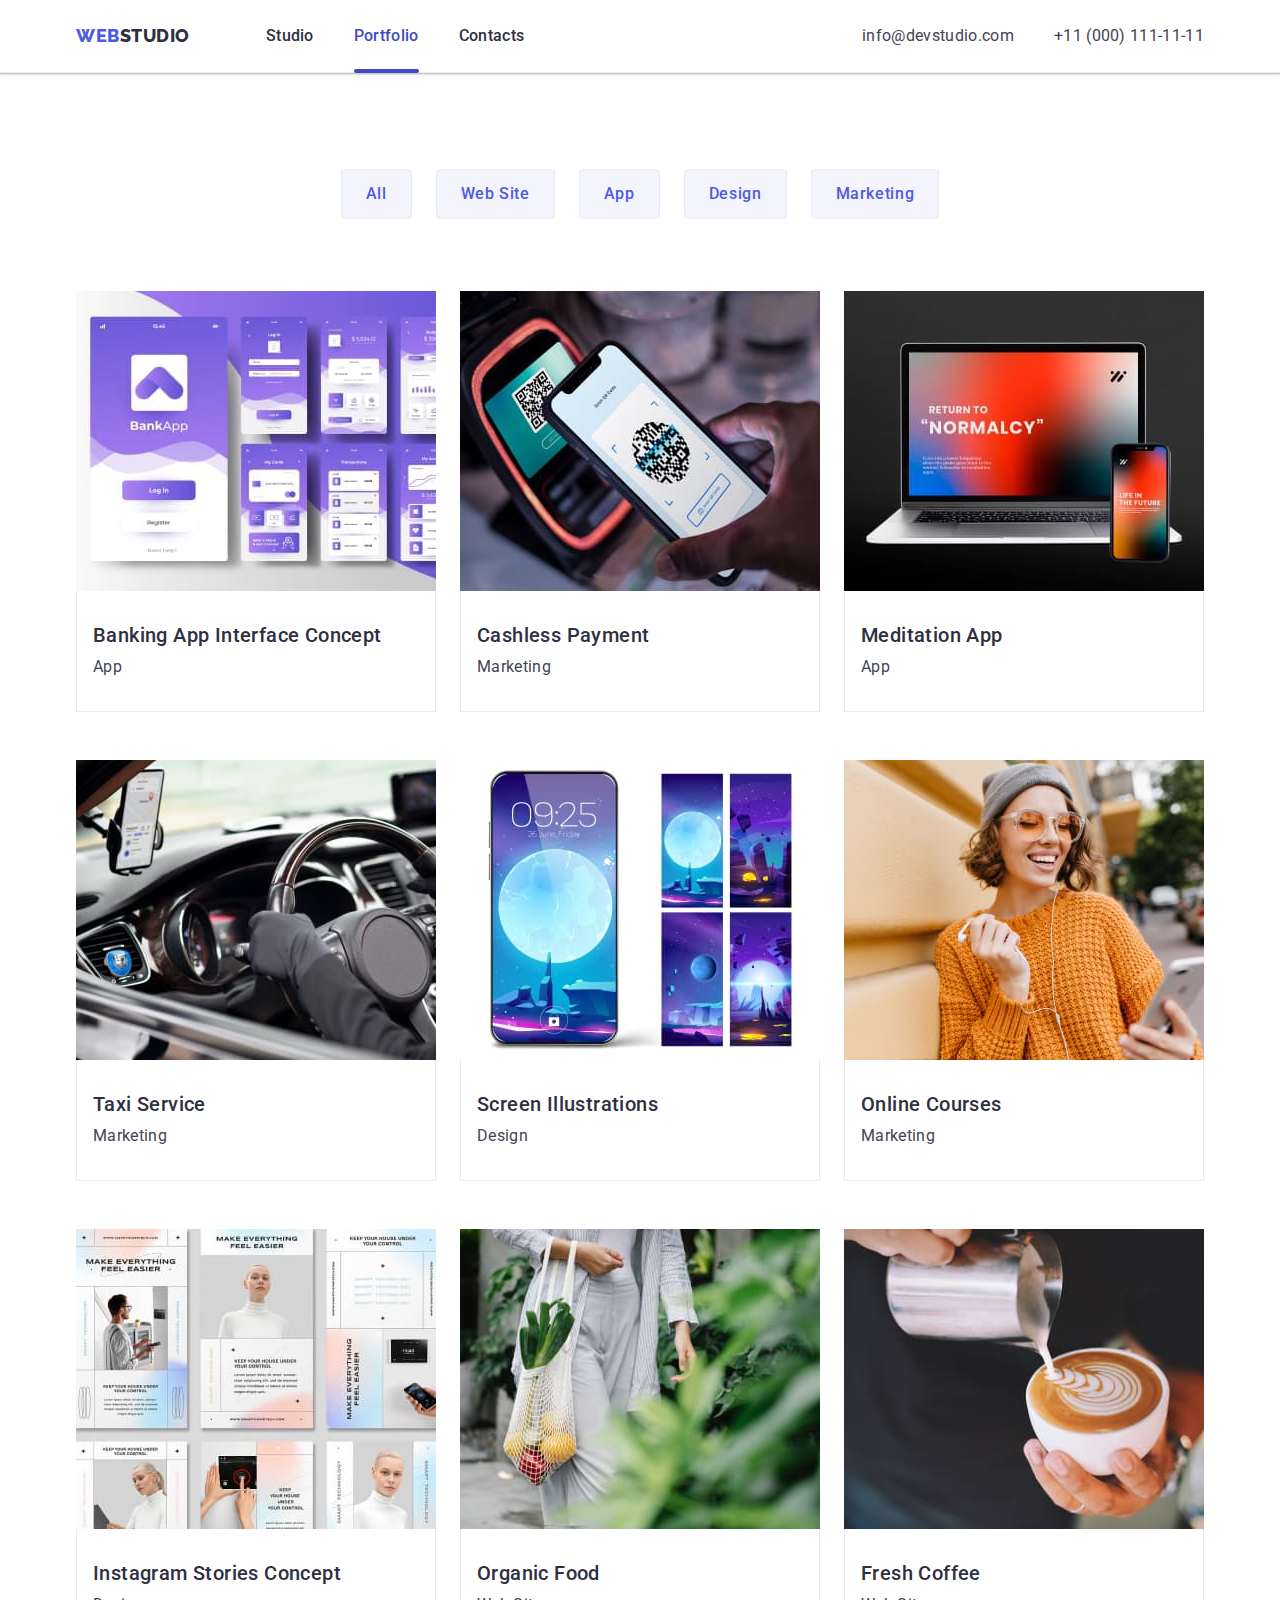
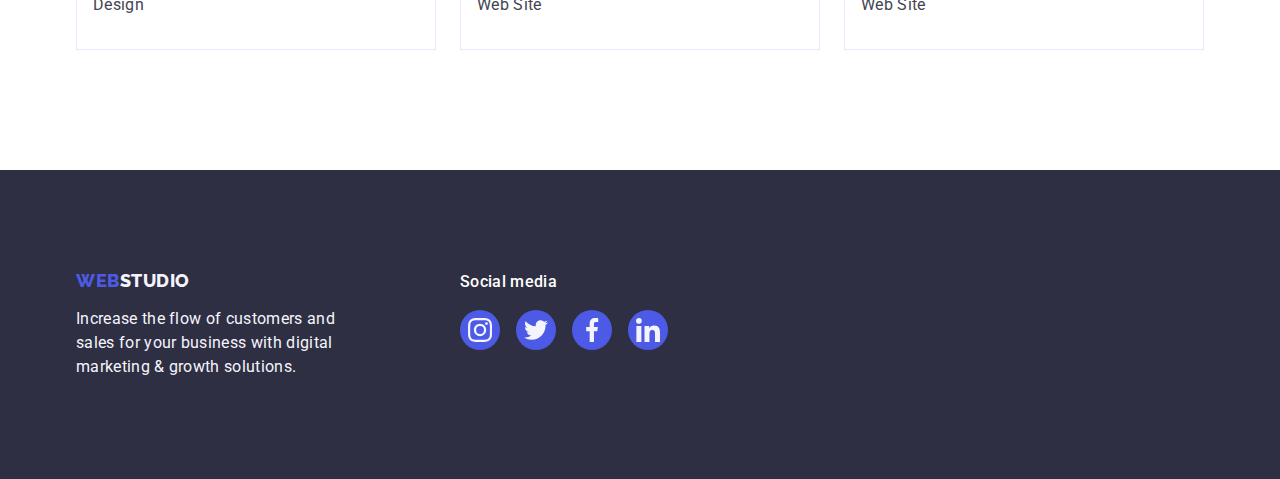
<file: portfolio.html>
<!DOCTYPE html>
<html lang="en">
  <head>
    <meta charset="UTF-8" />
    <meta name="viewport" content="width=device-width, initial-scale=1.0" />
    <!-- name tab in browser-->
    <title>Portfolio</title>
    <!-- modern-normalize -->
    <link
      rel="stylesheet"
      href="https://cdn.jsdelivr.net/npm/modern-normalize@2.0.0/modern-normalize.min.css"
    />
    <!-- fonts -->
    <link rel="preconnect" href="https://fonts.googleapis.com" />
    <link rel="preconnect" href="https://fonts.gstatic.com" crossorigin />
    <link
      href="https://fonts.googleapis.com/css2?family=Raleway:wght@800&family=Roboto:wght@400;500;700;900&display=swap"
      rel="stylesheet"
    />
    <!-- stylesheet -->
    <link rel="stylesheet" href="./css/styles.css" />
  </head>
  <!-- body -->
  <body>
    <!-- header -->
    <header class="page-header">
      <!-- navigation -->
      <div class="container page-header-container">
        <nav class="nav">
          <a class="link logo" href="./index.html"
            >Web<span class="accent-logo">Studio</span></a
          >
          <ul class="nav-list list">
            <li class="nav-list-item">
              <a class="nav-list-link link" href="./index.html">Studio</a>
            </li>
            <li class="nav-list-item">
              <a class="nav-list-link current link" href="./portfolio.html"
                >Portfolio</a
              >
            </li>
            <li class="nav-list-item">
              <a class="nav-list-link link" href="">Contacts</a>
            </li>
          </ul>
        </nav>
        <!-- adress -->
        <address class="contacts-adress">
          <ul class="contact-list list">
            <li class="contact-list-item">
              <a class="contact-list-link link" href="mailto:info@devstudio.com"
                >info@devstudio.com</a
              >
            </li>
            <li class="contact-list-item">
              <a class="contact-list-link link" href="tel:+110001111111"
                >+11 (000) 111-11-11</a
              >
            </li>
          </ul>
        </address>
      </div>
    </header>
    <!-- main content -->
    <main>
      <section class="section main-section">
        <div class="container">
          <h1 class="visually-hidden">Filtrs</h1>
          <ul class="list filtr-list">
            <li class="filtr-list-item">
              <button class="filtr-button" type="button">All</button>
            </li>
            <li class="filtr-list-item">
              <button class="filtr-button" type="button">Web Site</button>
            </li>
            <li class="filtr-list-item">
              <button class="filtr-button" type="button">App</button>
            </li>
            <li class="filtr-list-item">
              <button class="filtr-button" type="button">Design</button>
            </li>
            <li class="filtr-list-item">
              <button class="filtr-button" type="button">Marketing</button>
            </li>
          </ul>
          <ul class="list products-list">
            <li class="products-list-item">
              <a class="products-list-link link" href="">
                <div class="products-list-box">
                  <img
                    src="./images/img-card1.jpg"
                    alt="design app"
                    width="360"
                    height="300"
                  />
                  <p class="overlay">
                    14 Stylish and User-Friendly App Design Concepts · Task
                    Manager App · Calorie Tracker App · Exotic Fruit Ecommerce
                    App · Cloud Storage App
                  </p>
                </div>
                <div class="product-wrapper">
                  <h2 class="products-list-title">
                    Banking App Interface Concept
                  </h2>
                  <p class="products-list-desc">App</p>
                </div>
              </a>
            </li>
            <li class="products-list-item">
              <a href="" class="products-list-link link">
                <div class="products-list-box">
                  <img
                    src="./images/img-card2.jpg"
                    alt="scan qr"
                    width="360"
                    height="300"
                  />
                  <p class="overlay">
                    14 Stylish and User-Friendly App Design Concepts · Task
                    Manager App · Calorie Tracker App · Exotic Fruit Ecommerce
                    App · Cloud Storage App
                  </p>
                </div>
                <div class="product-wrapper">
                  <h2 class="products-list-title">Cashless Payment</h2>
                  <p class="products-list-desc">Marketing</p>
                </div>
              </a>
            </li>
            <li class="products-list-item">
              <a href="" class="products-list-link link">
                <div class="products-list-box">
                  <img
                    src="./images/img-card3.jpg"
                    alt="adaptation app"
                    width="360"
                    height="300"
                  />
                  <p class="overlay">
                    14 Stylish and User-Friendly App Design Concepts · Task
                    Manager App · Calorie Tracker App · Exotic Fruit Ecommerce
                    App · Cloud Storage App
                  </p>
                </div>
                <div class="product-wrapper">
                  <h2 class="products-list-title">Meditation App</h2>
                  <p class="products-list-desc">App</p>
                </div>
              </a>
              <a href="" class="products-list-link"></a>
            </li>

            <li class="products-list-item">
              <a href="" class="products-list-link link">
                <div class="products-list-box">
                  <img
                    src="./images/img-card4.jpg"
                    alt="taxi app"
                    width="360"
                    height="300"
                  />
                  <p class="overlay">
                    14 Stylish and User-Friendly App Design Concepts · Task
                    Manager App · Calorie Tracker App · Exotic Fruit Ecommerce
                    App · Cloud Storage App
                  </p>
                </div>
                <div class="product-wrapper">
                  <h2 class="products-list-title">Taxi Service</h2>
                  <p class="products-list-desc">Marketing</p>
                </div>
              </a>
            </li>
            <li class="products-list-item">
              <a href="" class="products-list-link link">
                <div class="products-list-box">
                  <img
                    src="./images/img-card5.jpg"
                    alt="desing phone"
                    width="360"
                    height="300"
                  />
                  <p class="overlay">
                    14 Stylish and User-Friendly App Design Concepts · Task
                    Manager App · Calorie Tracker App · Exotic Fruit Ecommerce
                    App · Cloud Storage App
                  </p>
                </div>
                <div class="product-wrapper">
                  <h2 class="products-list-title">Screen Illustrations</h2>
                  <p class="products-list-desc">Design</p>
                </div>
              </a>
            </li>
            <li class="products-list-item">
              <a href="" class="products-list-link link">
                <div class="products-list-box">
                  <img
                    src="./images/img-card6.jpg"
                    alt="online courses"
                    width="360"
                    height="300"
                  />
                  <p class="overlay">
                    14 Stylish and User-Friendly App Design Concepts · Task
                    Manager App · Calorie Tracker App · Exotic Fruit Ecommerce
                    App · Cloud Storage App
                  </p>
                </div>
                <div class="product-wrapper">
                  <h2 class="products-list-title">Online Courses</h2>
                  <p class="products-list-desc">Marketing</p>
                </div>
              </a>
            </li>
            <li class="products-list-item">
              <a href="" class="products-list-link link">
                <div class="products-list-box">
                  <img
                    src="./images/img-card7.jpg"
                    alt="instagram desing"
                    width="360"
                    height="300"
                  />
                  <p class="overlay">
                    14 Stylish and User-Friendly App Design Concepts · Task
                    Manager App · Calorie Tracker App · Exotic Fruit Ecommerce
                    App · Cloud Storage App
                  </p>
                </div>
                <div class="product-wrapper">
                  <h2 class="products-list-title">Instagram Stories Concept</h2>
                  <p class="products-list-desc">Design</p>
                </div>
              </a>
            </li>
            <li class="products-list-item">
              <a href="" class="products-list-link link">
                <div class="products-list-box">
                  <img
                    src="./images/img-card8.jpg"
                    alt="desing website food"
                    width="360"
                    height="300"
                  />
                  <p class="overlay">
                    14 Stylish and User-Friendly App Design Concepts · Task
                    Manager App · Calorie Tracker App · Exotic Fruit Ecommerce
                    App · Cloud Storage App
                  </p>
                </div>
                <div class="product-wrapper">
                  <h2 class="products-list-title">Organic Food</h2>
                  <p class="products-list-desc">Web Site</p>
                </div>
              </a>
            </li>
            <li class="products-list-item">
              <a href="" class="products-list-link link">
                <div class="products-list-box">
                  <img
                    src="./images/img-card9.jpg"
                    alt="desing website coffe"
                    width="360"
                    height="300"
                  />
                  <p class="overlay">
                    14 Stylish and User-Friendly App Design Concepts · Task
                    Manager App · Calorie Tracker App · Exotic Fruit Ecommerce
                    App · Cloud Storage App
                  </p>
                </div>
                <div class="product-wrapper">
                  <h2 class="products-list-title">Fresh Coffee</h2>
                  <p class="products-list-desc">Web Site</p>
                </div>
              </a>
            </li>
          </ul>
        </div>
      </section>
    </main>
    <!-- footer -->
    <footer class="footer">
      <div class="container footer-container">
        <div class="footer-logo-wrapper">
          <a class="link logo footer-logo" href="./index.html"
            >Web<span class="accent-logo-footer">Studio</span></a
          >
          <p class="footer-desc">
            Increase the flow of customers and sales for your business with
            digital marketing & growth solutions.
          </p>
        </div>
        <div class="social-media-wrapper">
          <p class="social-media-desc">Social media</p>
          <ul class="list team-socials-list-footer">
            <li class="team-socials-list-item">
              <a class="team-socials-list-link team-socials-link link" href="">
                <svg class="team-social-list-icon" width="24" height="24">
                  <use href="./images/icons.svg#instagram"></use>
                </svg>
              </a>
            </li>
            <li class="team-socials-list-item">
              <a class="team-socials-list-link team-socials-link link" href="">
                <svg class="team-social-list-icon" width="24" height="24">
                  <use href="./images/icons.svg#twitter"></use>
                </svg>
              </a>
            </li>
            <li class="team-socials-list-item">
              <a class="team-socials-list-link team-socials-link link" href="">
                <svg class="team-social-list-icon" width="24" height="24">
                  <use href="./images/icons.svg#facebook"></use>
                </svg>
              </a>
            </li>
            <li class="team-socials-list-item">
              <a class="team-socials-list-link team-socials-link link" href="">
                <svg class="team-social-list-icon" width="24" height="24">
                  <use href="./images/icons.svg#linkedin"></use>
                </svg>
              </a>
            </li>
          </ul>
        </div>
      </div>
    </footer>
  </body>
</html>
</file>
<file: css/styles.css>
/**
  |============================
  | root
  |============================
*/
:root {
  --primary-interactive-color: #4d5ae5;
  --title-color: #2e2f42;
  --text-color: #434455;
  --active-color: #404bbf;
  --light-bg: #f4f4fd;
  --dark-bg: #2e2f42;
  --primary-white: #ffffff;
  --border-color: #e7e9fc;
  --lightslate: #8e8f99;
  --green-icon: #31d0aa;
}

/**
  |============================
  | global style
  |============================
*/
body {
  font-family: 'Roboto', sans-serif;
  color: var(--text-color);
  background-color: var(--primary-white);
  margin: 0;
}

button {
  cursor: pointer;
}

.link {
  text-decoration: none;
  font-style: normal;
  color: currentColor;
}

.list {
  list-style: none;
  padding: 0;
  margin: 0;
}

.container {
  width: 1158px;
  padding-left: 15px;
  padding-right: 15px;
  margin-left: auto;
  margin-right: auto;
}

h1,
h2,
h3,
h4,
h5,
h6,
p {
  margin: 0;
}

img {
  display: block;
  max-width: 100%;
  height: auto;
}

.visually-hidden {
  position: absolute;
  width: 1px;
  height: 1px;
  margin: -1px;
  border: 0;
  padding: 0;
  white-space: nowrap;
  clip-path: inset(100%);
  clip: rect(0 0 0 0);
  overflow: hidden;
}

.section {
  padding-top: 120px;
  padding-bottom: 120px;
}
/**
  |============================
  | WEBSTUDIO
  |============================
*/

/* header */

.page-header {
  border-bottom: 1px solid var(--border-color);
  background: var(--primary-white);
  box-shadow: 0px 2px 1px rgba(46, 47, 66, 0.08),
    0px 1px 1px rgba(46, 47, 66, 0.16), 0px 1px 6px rgba(46, 47, 66, 0.08);
}

/* logo */
.logo {
  font-family: 'Raleway', sans-serif;
  color: var(--primary-interactive-color);
  font-size: 18px;
  font-weight: 800;
  line-height: 1.17;
  letter-spacing: 0.03em;
  text-transform: uppercase;
  margin-right: 76px;
}

.accent-logo {
  color: var(--title-color);
}

/* navigation */

.contacts-adress {
  font-style: normal;
  display: flex;
  align-items: center;
}

nav {
  display: flex;
  align-items: center;
  margin-right: auto;
}

.nav-list-link {
  color: var(--title-color);
  font-weight: 500;
  line-height: 1.5;
  letter-spacing: 0.02em;
  display: block;
  padding-top: 24px;
  padding-bottom: 24px;
  position: relative;
  transition: color 250ms cubic-bezier(0.4, 0, 0.2, 1);
}

.nav-list-link:hover,
.nav-list-link:focus,
.nav-list-link:active {
  color: var(--active-color);
}

.nav-list-link.current {
  color: var(--active-color);
}

.nav-list-link::after {
  content: '';
  display: block;
  position: absolute;
  bottom: -1px;
  left: 0;
  width: 100%;
  height: 4px;
  border-radius: 2px;
}

.nav-list-link.current::after {
  content: '';
  background: var(--active-color);
}

.nav-list {
  display: flex;
  gap: 40px;
  margin-right: auto;
}

.contact-list-link {
  color: var(--text-color);
  font-weight: 400;
  line-height: 1.5;
  letter-spacing: 0.02em;
  transition: color 250ms cubic-bezier(0.4, 0, 0.2, 1);
}

.contact-list-link:hover,
.contact-list-link:focus {
  color: var(--active-color);
}

.contact-list {
  display: flex;
  gap: 40px;
}

.page-header-container {
  display: flex;
}

/* hero-section */

.hero-section {
  padding: 188px 0px;
  max-width: 1440px;
  margin: 0 auto;
  background-color: var(--dark-bg);
  background-image: linear-gradient(
      rgba(46, 47, 66, 0.7),
      rgba(46, 47, 66, 0.7)
    ),
    url(../images/people-office.jpg);
  background-repeat: no-repeat;
  background-position: center;
  background-size: cover;
}

.hero-title {
  color: var(--primary-white);
  font-size: 56px;
  font-weight: 700;
  line-height: 1.07;
  letter-spacing: 0.02em;
  text-align: center;
  max-width: 496px;
  margin: 0 auto;
  margin-bottom: 48px;
}

.hero-button {
  background-color: var(--primary-interactive-color);
  color: var(--primary-white);
  font-weight: 500;
  line-height: 1.5;
  letter-spacing: 0.04em;
  padding: 16px 32px;
  border-radius: 4px;
  background: var(--primary-interactive-color);
  box-shadow: 0px 4px 4px 0px rgba(0, 0, 0, 0.15);
  display: block;
  margin: 0 auto;
  min-width: 169px;
  height: 56px;
  border: none;
  transition: background-color 250ms cubic-bezier(0.4, 0, 0.2, 1);
}

.hero-button:hover,
.hero-button:focus {
  background-color: var(--active-color);
}

/* advantages-section */
.advantages-list-wrapper {
  background-color: var(--light-bg);
  border-radius: 4px;
  display: flex;
  justify-content: center;
  align-items: center;
  height: 112px;
  margin-bottom: 8px;
}

.advantages-title {
  color: var(--title-color);
  font-size: 20px;
  font-weight: 500;
  line-height: 1.2;
  letter-spacing: 0.02em;
  margin-bottom: 8px;
}

.advantages-desc {
  color: var(--text-color);
  line-height: 1.5;
  letter-spacing: 0.02em;
}

.advantages-list {
  display: flex;
  gap: 24px;
}

.advantages-list-item {
  flex-basis: calc((100% - 24px * 3) / 4);
}
/* skills-section */
/**
  |============================
  | CARD-SET
  |============================
*/

.card-set {
  display: flex;
  gap: 24px;
}

.skills-section {
  padding-top: 0px;
}

.card-set-item {
  flex-basis: calc((100% - 24px * 3) / 4);
}

.skills-title {
  color: var(--title-color);
  font-size: 36px;
  font-weight: 700;
  line-height: 1.11;
  letter-spacing: 0.02em;
  text-transform: capitalize;
  text-align: center;
  margin-bottom: 72px;
}

.skills-list {
  display: flex;
  gap: 24px;
}

.skills-list-item {
  border: 1px solid var(--border-color);
  background: url(<path-to-image>),
    lightgray -72.845px -19px / 144.444% 112.667% no-repeat;
}
/* our-team-section */

.team-section {
  background-color: var(--light-bg);
}
.team-list-item {
  border-radius: 0px 0px 4px 4px;
  background: var(--primary-white);
  box-shadow: 0px 2px 1px 0px rgba(46, 47, 66, 0.08),
    0px 1px 1px 0px rgba(46, 47, 66, 0.16),
    0px 1px 6px 0px rgba(46, 47, 66, 0.08);
}

.team-title {
  color: var(--title-color);
  font-size: 36px;
  font-weight: 700;
  line-height: 1.11;
  letter-spacing: 0.02em;
  text-transform: capitalize;
  text-align: center;
  margin-bottom: 72px;
}

.team-list-title {
  color: var(--title-color);
  font-size: 20px;
  font-weight: 500;
  line-height: 1.2;
  letter-spacing: 0.02em;
  margin-bottom: 8px;
  text-align: center;
}

.team-list-desc {
  color: var(--text-color);
  line-height: 1.5;
  letter-spacing: 0.02em;
  text-align: center;
  margin-bottom: 8px;
}

.team-list-img {
}

.team-card {
  padding: 32px 0px;
}

.team-socials-list {
  display: flex;
  justify-content: center;
  align-items: center;
  gap: 24px;
}

.team-socials-list-link {
  display: flex;
  justify-content: center;
  align-items: center;
  border-radius: 50%;
  width: 40px;
  height: 40px;
  background-color: var(--primary-interactive-color);
  transition: background-color 250ms cubic-bezier(0.4, 0, 0.2, 1);
}

.team-socials-list-link:hover,
.team-socials-list-link:focus {
  background-color: var(--active-color);
}

.team-social-list-icon {
  fill: var(--light-bg);
}

/**
  |============================
  | CUSTOMERS SECTION
  |============================
*/

.customers-title {
  color: var(--dark-bg);
  text-align: center;
  font-family: Roboto;
  font-size: 36px;
  font-weight: 700;
  line-height: 1.11;
  letter-spacing: 0.02em;
  text-transform: capitalize;
  margin-bottom: 72px;
}

.customers-list {
  display: flex;
  gap: 24px;
}

.customers-list-item {
  display: flex;
  width: 168px;
  height: 88px;
}

.customers-list-link {
  width: 100%;
  height: 100%;
  border-radius: 4px;
  border: 1px solid var(--lightslate);
  color: var(--lightslate);
  display: flex;
  justify-content: center;
  align-items: center;
  transition: border-color 250ms cubic-bezier(0.4, 0, 0.2, 1),
    color 250ms cubic-bezier(0.4, 0, 0.2, 1);
}

.customers-list-link:hover,
.customers-list-link:focus {
  border-color: var(--active-color);
  color: var(--active-color);
}

.customers-list-icon {
  fill: currentColor;
}

/* footer */
.logo .accent-logo-footer {
  color: var(--light-bg);
}

.footer-logo {
  margin-bottom: 16px;
  display: inline-block;
  margin-right: 0;
}

.footer {
  background-color: var(--dark-bg);
  padding: 100px 0;
}

.footer-logo-wrapper {
  margin-right: 120px;
}

.footer-desc {
  color: var(--light-bg);
  line-height: 1.5;
  letter-spacing: 0.02em;
  width: 264px;
}

.footer-container {
  display: flex;
  align-items: baseline;
}

.social-media-desc {
  color: var(--primary-white);
  font-family: Roboto;
  font-size: 16px;
  font-weight: 500;
  line-height: 1.5; /* 150% */
  letter-spacing: 0.02em;
  margin-bottom: 16px;
}

.team-socials-list-footer {
  display: flex;
  gap: 16px;
}

.team-socials-link {
  transition: background-color 250ms cubic-bezier(0.4, 0, 0.2, 1);
}
.team-socials-link:hover,
.team-socials-link:focus {
  background-color: var(--green-icon);
}

/**
  |============================
  | PORTFOLIO
  |============================
*/

.main-section {
  padding-top: 96px;
  padding-bottom: 120px;
}

.filtr-list {
  display: flex;
  justify-content: center;
  gap: 24px;
  margin-bottom: 72px;
}

.filtr-list-item {
}

.filtr-button {
  font-family: 'Roboto', sans-serif;
  background-color: var(--light-bg);
  color: var(--primary-interactive-color);
  font-weight: 500;
  line-height: 1.5;
  letter-spacing: 0.04em;
  border-radius: 4px;
  padding: 12px 24px;
  border: 1px solid var(--border-color);
  transition: color 250ms cubic-bezier(0.4, 0, 0.2, 1),
    background-color 250ms cubic-bezier(0.4, 0, 0.2, 1),
    border-color 250ms cubic-bezier(0.4, 0, 0.2, 1),
    box-shadow 250ms cubic-bezier(0.4, 0, 0.2, 1);
}

.filtr-button:hover,
.filtr-button:focus {
  color: var(--primary-white);
  background-color: var(--active-color);
  border: 1px solid transparent;
  box-shadow: 0px 3px 1px rgba(0, 0, 0, 0.1), 0px 2px 1px rgba(0, 0, 0, 0.08),
    0px 2px 2px rgba(0, 0, 0, 0.12);
}

.products-list-link {
  display: block;
  transition: box-shadow 250ms cubic-bezier(0.4, 0, 0.2, 1);
}

.products-list-link:hover,
.products-list-link:focus {
  box-shadow: 0px 1px 6px rgba(46, 47, 66, 0.08),
    0px 1px 1px rgba(46, 47, 66, 0.16), 0px 2px 1px rgba(46, 47, 66, 0.08);
}
.products-list-title {
  color: var(--dark-bg);
  font-size: 20px;
  font-weight: 500;
  line-height: 1.2;
  letter-spacing: 0.02em;
  margin-bottom: 8px;
}

.products-list-desc {
  color: var(--text-color);
  line-height: 1.5;
  letter-spacing: 0.02em;
}

.products-list {
  display: flex;
  flex-wrap: wrap;
  row-gap: 48px;
  column-gap: 24px;
}

.products-list-item {
  flex-basis: calc((100% - 24px * 2) / 3);
}

.products-list-box {
  position: relative;
  overflow: hidden;
}

.overlay {
  position: absolute;
  top: 0;
  left: 0;
  display: flex;
  justify-content: center;
  align-items: center;
  width: 100%;
  height: 100%;
  background-color: var(--primary-interactive-color);
  padding: 40px 32px;
  transform: translateY(100%);
  color: var(--light-bg);
  line-height: 1.5;
  letter-spacing: 0.02em;
  transition: transform 250ms cubic-bezier(0.4, 0, 0.2, 1);
}

.products-list-link:hover .overlay,
.products-list-link:focus .overlay {
  transform: translateY(0%);
}
.product-wrapper {
  padding: 32px 16px;
  border: 1px solid var(--border-color);
  border-top: none;
  background: var(--primary-white);
}

/**
  |============================
  | MODAL WINDOV
  |============================
*/
.backdrop {
  position: fixed;
  top: 0;
  left: 0;
  width: 100%;
  height: 100%;

  background: rgba(46, 47, 66, 0.4);
  transition: opacity 250ms cubic-bezier(0.4, 0, 0.2, 1),
    visibility 250ms cubic-bezier(0.4, 0, 0.2, 1);
}

.backdrop.is-hidden {
  opacity: 0;
  pointer-events: none;
  visibility: hidden;
}

.is-hidden {
  opacity: 0;
  pointer-events: none;
  visibility: hidden;
}
.modal {
  width: 408px;
  min-height: 584px;
  border-radius: 4px;
  background: #fcfcfc;
  box-shadow: 0px 2px 1px 0px rgba(0, 0, 0, 0.2),
    0px 1px 3px 0px rgba(0, 0, 0, 0.12), 0px 1px 1px 0px rgba(0, 0, 0, 0.14);
  position: absolute;
  top: 50%;
  left: 50%;
  transform: translate(-50%, -50%) scale(1);
  opacity: 1;
  transition: transform 250ms cubic-bezier(0.4, 0, 0.2, 1);
}

.backdrop.is-hidden .modal {
  transform: translateX(-50%) translateY(-70%);
  opacity: 0;
}
.modal-btn {
  width: 24px;
  height: 24px;
  border: 1px solid rgba(0, 0, 0, 0.1);
  border-radius: 50%;
  background-color: var(--border-color);
  padding: 0;
  display: flex;
  justify-content: center;
  align-items: center;
  position: absolute;
  top: 24px;
  right: 24px;
  transition: background-color 250ms cubic-bezier(0.4, 0, 0.2, 1),
    border 250ms cubic-bezier(0.4, 0, 0.2, 1);
}

.modal-btn:hover,
.modal-btn:focus {
  background-color: #404bbf;
  border: none;
}

.modal-btn:hover .modal-btn-icon,
.modal-btn:focus .modal-btn-icon {
  fill: var(--primary-white);
}
.modal-btn-icon {
  transition: fill 250ms cubic-bezier(0.4, 0, 0.2, 1);
}
</file>
